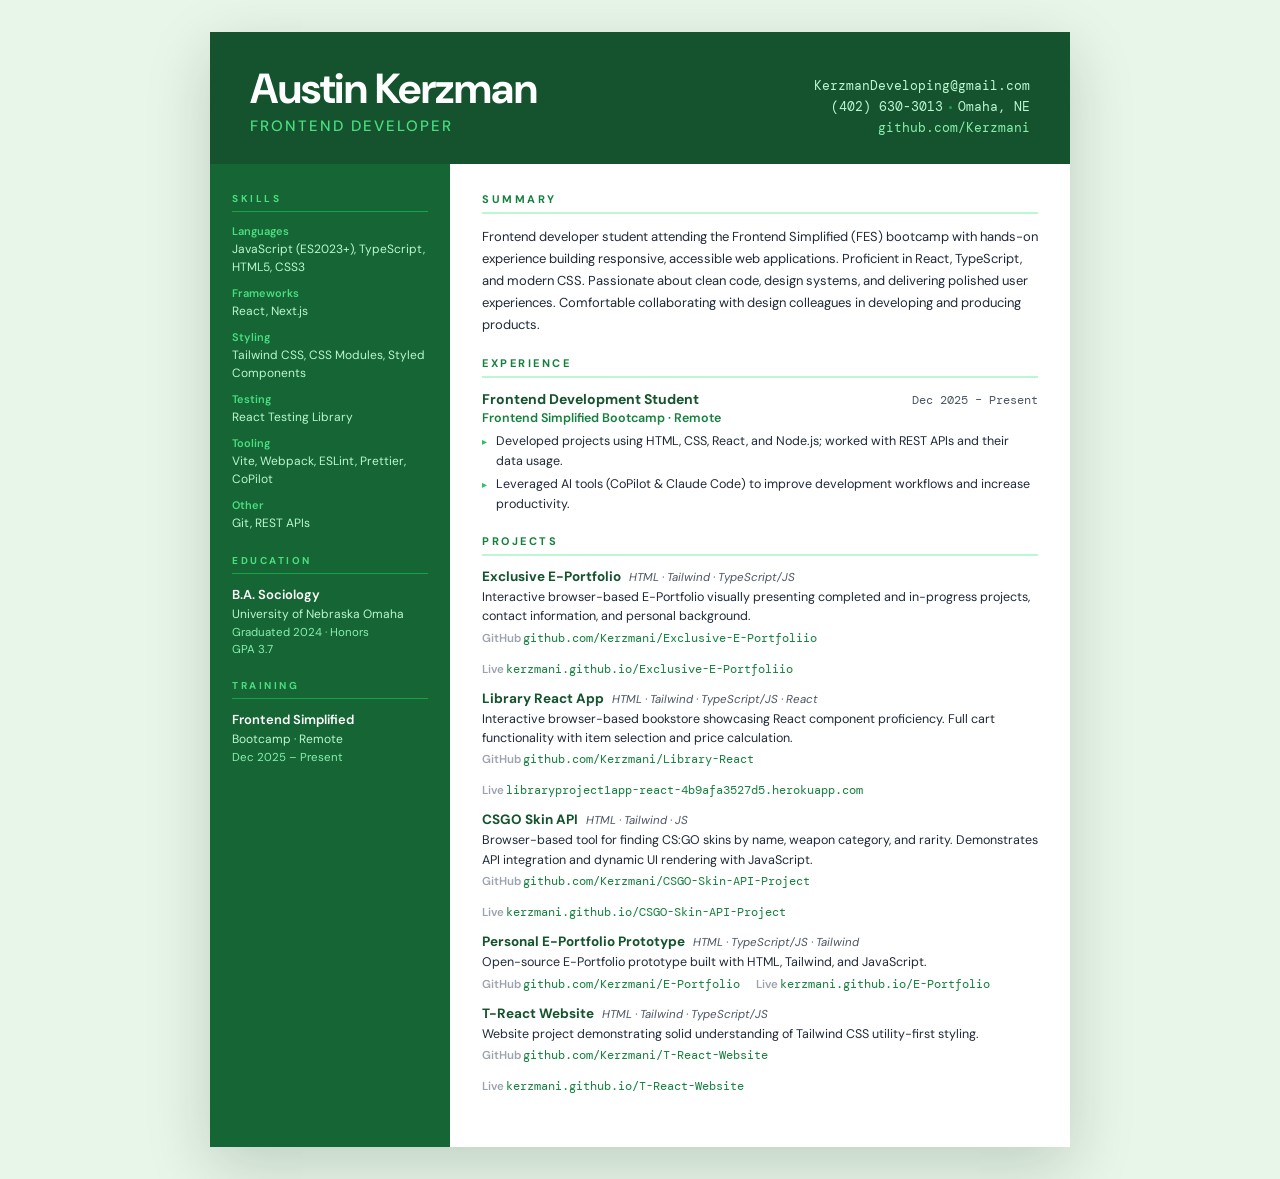
<file: assets/Resume.html>
<!DOCTYPE html>
<html lang="en">
<head>
<meta charset="UTF-8">
<meta name="viewport" content="width=device-width, initial-scale=1.0">
<title>Austin Kerzman — Frontend Developer</title>
<link href="https://fonts.googleapis.com/css2?family=DM+Sans:wght@300;400;500;600;700&family=DM+Mono:wght@400;500&display=swap" rel="stylesheet">
<style>
  *, *::before, *::after { box-sizing: border-box; margin: 0; padding: 0; }

  :root {
    --green-950: #052e16;
    --green-900: #14532d;
    --green-800: #166534;
    --green-700: #15803d;
    --green-600: #16a34a;
    --green-400: #4ade80;
    --green-300: #86efac;
    --green-200: #bbf7d0;
    --green-100: #dcfce7;
    --green-50:  #f0fdf4;
    --white: #ffffff;
    --gray-800: #1f2937;
    --gray-600: #4b5563;
    --gray-400: #9ca3af;
  }

  body {
    font-family: 'DM Sans', sans-serif;
    background: #e8f5e9;
    display: flex;
    justify-content: center;
    align-items: flex-start;
    min-height: 100vh;
    padding: 32px 16px;
  }

  .page {
    width: 860px;
    min-height: 1110px;
    background: var(--white);
    display: flex;
    flex-direction: column;
    box-shadow: 0 20px 60px rgba(5,46,22,0.18);
  }

  /* ── HEADER ── */
  .header {
    background: var(--green-900);
    padding: 36px 40px 28px;
    display: flex;
    justify-content: space-between;
    align-items: flex-end;
    gap: 24px;
  }
  .header-left h1 {
    font-size: 42px;
    font-weight: 700;
    color: var(--white);
    letter-spacing: -0.5px;
    line-height: 1;
    margin-bottom: 6px;
  }
  .header-left .title {
    font-size: 15px;
    font-weight: 500;
    color: var(--green-400);
    letter-spacing: 2px;
    text-transform: uppercase;
  }
  .header-right {
    display: flex;
    flex-direction: column;
    align-items: flex-end;
    gap: 5px;
  }
  .contact-item {
    font-size: 12.5px;
    color: var(--green-200);
    display: flex;
    align-items: center;
    gap: 6px;
    font-family: 'DM Mono', monospace;
  }
  .contact-item a { color: var(--green-300); text-decoration: none; }
  .contact-item a:hover { color: var(--green-400); }
  .dot {
    width: 3px; height: 3px;
    background: var(--green-600);
    border-radius: 50%;
    display: inline-block;
  }

  /* ── BODY ── */
  .body {
    display: flex;
    flex: 1;
  }

  /* ── SIDEBAR ── */
  .sidebar {
    width: 240px;
    min-width: 240px;
    background: var(--green-800);
    padding: 28px 22px 40px;
  }

  .sidebar-section { margin-bottom: 6px; }

  .sidebar-heading {
    font-size: 10px;
    font-weight: 700;
    letter-spacing: 2.5px;
    text-transform: uppercase;
    color: var(--green-400);
    padding-bottom: 6px;
    border-bottom: 1px solid var(--green-600);
    margin-bottom: 12px;
    margin-top: 22px;
  }
  .sidebar-section:first-child .sidebar-heading { margin-top: 0; }

  .sidebar p, .sidebar a {
    font-size: 12.5px;
    color: var(--green-100);
    line-height: 1.6;
    display: block;
    text-decoration: none;
  }
  .sidebar a { color: var(--green-300); }
  .sidebar a:hover { color: var(--green-400); text-decoration: underline; }

  .skill-group { margin-bottom: 10px; }
  .skill-label {
    font-size: 11px;
    font-weight: 600;
    color: var(--green-400);
    margin-bottom: 2px;
  }
  .skill-items {
    font-size: 12px;
    color: var(--green-200);
    line-height: 1.5;
  }

  .edu-degree {
    font-size: 13px;
    font-weight: 600;
    color: var(--white);
    margin-bottom: 2px;
  }
  .edu-school {
    font-size: 12px;
    color: var(--green-200);
    line-height: 1.5;
  }
  .edu-detail {
    font-size: 11.5px;
    color: var(--green-300);
    margin-top: 2px;
  }

  /* ── MAIN ── */
  .main {
    flex: 1;
    padding: 28px 32px 40px;
  }

  .section { margin-bottom: 4px; }

  .section-heading {
    font-size: 11px;
    font-weight: 700;
    letter-spacing: 2.5px;
    text-transform: uppercase;
    color: var(--green-700);
    padding-bottom: 6px;
    border-bottom: 2px solid var(--green-200);
    margin-bottom: 12px;
    margin-top: 20px;
  }
  .section:first-child .section-heading { margin-top: 0; }

  .summary-text {
    font-size: 13px;
    color: var(--gray-800);
    line-height: 1.7;
  }

  /* Experience */
  .job { margin-bottom: 14px; }
  .job-header {
    display: flex;
    justify-content: space-between;
    align-items: baseline;
    margin-bottom: 2px;
  }
  .job-title { font-size: 14px; font-weight: 700; color: var(--green-900); }
  .job-date  { font-size: 12px; color: var(--gray-600); font-family: 'DM Mono', monospace; }
  .job-company { font-size: 12.5px; color: var(--green-700); font-weight: 600; margin-bottom: 6px; }

  ul.bullets { list-style: none; padding: 0; }
  ul.bullets li {
    font-size: 12.5px;
    color: var(--gray-800);
    padding-left: 14px;
    position: relative;
    margin-bottom: 4px;
    line-height: 1.55;
  }
  ul.bullets li::before {
    content: "▸";
    position: absolute;
    left: 0;
    color: var(--green-500, #22c55e);
    font-size: 10px;
    top: 2px;
  }

  /* Projects */
  .project { margin-bottom: 13px; }
  .project-header {
    display: flex;
    align-items: baseline;
    gap: 8px;
    flex-wrap: wrap;
    margin-bottom: 3px;
  }
  .project-name { font-size: 13.5px; font-weight: 700; color: var(--green-900); }
  .project-tech { font-size: 11.5px; color: var(--gray-600); font-style: italic; }
  .project-desc { font-size: 12.5px; color: var(--gray-800); line-height: 1.55; margin-bottom: 4px; }
  .project-links { font-size: 11.5px; display: flex; gap: 16px; flex-wrap: wrap; }
  .project-links span { color: var(--gray-400); font-weight: 600; margin-right: 2px; }
  .project-links a { color: var(--green-700); text-decoration: none; font-family: 'DM Mono', monospace; }
  .project-links a:hover { text-decoration: underline; color: var(--green-600); }

  /* ── PRINT ── */
  @media print {
    body { background: none; padding: 0; }
    .page { box-shadow: none; width: 100%; min-height: auto; }
    a { color: inherit !important; }
  }

  @page { size: letter; margin: 0; }
</style>
</head>
<body>
<div class="page">

  <!-- HEADER -->
  <div class="header">
    <div class="header-left">
      <h1>Austin Kerzman</h1>
      <div class="title">Frontend Developer</div>
    </div>
    <div class="header-right">
      <div class="contact-item">KerzmanDeveloping@gmail.com</div>
      <div class="contact-item">(402) 630-3013 <span class="dot"></span> Omaha, NE</div>
      <div class="contact-item"><a href="https://github.com/Kerzmani">github.com/Kerzmani</a></div>
    </div>
  </div>

  <!-- BODY -->
  <div class="body">

    <!-- SIDEBAR -->
    <div class="sidebar">

      <div class="sidebar-section">
        <div class="sidebar-heading">Skills</div>
        <div class="skill-group">
          <div class="skill-label">Languages</div>
          <div class="skill-items">JavaScript (ES2023+), TypeScript, HTML5, CSS3</div>
        </div>
        <div class="skill-group">
          <div class="skill-label">Frameworks</div>
          <div class="skill-items">React, Next.js</div>
        </div>
        <div class="skill-group">
          <div class="skill-label">Styling</div>
          <div class="skill-items">Tailwind CSS, CSS Modules, Styled Components</div>
        </div>
        <div class="skill-group">
          <div class="skill-label">Testing</div>
          <div class="skill-items">React Testing Library</div>
        </div>
        <div class="skill-group">
          <div class="skill-label">Tooling</div>
          <div class="skill-items">Vite, Webpack, ESLint, Prettier, CoPilot</div>
        </div>
        <div class="skill-group">
          <div class="skill-label">Other</div>
          <div class="skill-items">Git, REST APIs</div>
        </div>
      </div>

      <div class="sidebar-section">
        <div class="sidebar-heading">Education</div>
        <div class="edu-degree">B.A. Sociology</div>
        <div class="edu-school">University of Nebraska Omaha</div>
        <div class="edu-detail">Graduated 2024 · Honors</div>
        <div class="edu-detail">GPA 3.7</div>
      </div>

      <div class="sidebar-section">
        <div class="sidebar-heading">Training</div>
        <div class="edu-degree">Frontend Simplified</div>
        <div class="edu-school">Bootcamp · Remote</div>
        <div class="edu-detail">Dec 2025 – Present</div>
      </div>

    </div>

    <!-- MAIN -->
    <div class="main">

      <div class="section">
        <div class="section-heading">Summary</div>
        <p class="summary-text">Frontend developer student attending the Frontend Simplified (FES) bootcamp with hands-on experience building responsive, accessible web applications. Proficient in React, TypeScript, and modern CSS. Passionate about clean code, design systems, and delivering polished user experiences. Comfortable collaborating with design colleagues in developing and producing products.</p>
      </div>

      <div class="section">
        <div class="section-heading">Experience</div>
        <div class="job">
          <div class="job-header">
            <span class="job-title">Frontend Development Student</span>
            <span class="job-date">Dec 2025 – Present</span>
          </div>
          <div class="job-company">Frontend Simplified Bootcamp · Remote</div>
          <ul class="bullets">
            <li>Developed projects using HTML, CSS, React, and Node.js; worked with REST APIs and their data usage.</li>
            <li>Leveraged AI tools (CoPilot & Claude Code) to improve development workflows and increase productivity.</li>
          </ul>
        </div>
      </div>

      <div class="section">
        <div class="section-heading">Projects</div>

        <div class="project">
          <div class="project-header">
            <span class="project-name">Exclusive E-Portfolio</span>
            <span class="project-tech">HTML · Tailwind · TypeScript/JS</span>
          </div>
          <p class="project-desc">Interactive browser-based E-Portfolio visually presenting completed and in-progress projects, contact information, and personal background.</p>
          <div class="project-links">
            <div><span>GitHub</span><a href="https://github.com/Kerzmani/Exclusive-E-Portfoliio">github.com/Kerzmani/Exclusive-E-Portfoliio</a></div>
            <div><span>Live</span><a href="https://kerzmani.github.io/Exclusive-E-Portfoliio/">kerzmani.github.io/Exclusive-E-Portfoliio</a></div>
          </div>
        </div>

        <div class="project">
          <div class="project-header">
            <span class="project-name">Library React App</span>
            <span class="project-tech">HTML · Tailwind · TypeScript/JS · React</span>
          </div>
          <p class="project-desc">Interactive browser-based bookstore showcasing React component proficiency. Full cart functionality with item selection and price calculation.</p>
          <div class="project-links">
            <div><span>GitHub</span><a href="https://github.com/Kerzmani/Library-React">github.com/Kerzmani/Library-React</a></div>
            <div><span>Live</span><a href="https://libraryproject1app-react-4b9afa3527d5.herokuapp.com/">libraryproject1app-react-4b9afa3527d5.herokuapp.com</a></div>
          </div>
        </div>

        <div class="project">
          <div class="project-header">
            <span class="project-name">CSGO Skin API</span>
            <span class="project-tech">HTML · Tailwind · JS</span>
          </div>
          <p class="project-desc">Browser-based tool for finding CS:GO skins by name, weapon category, and rarity. Demonstrates API integration and dynamic UI rendering with JavaScript.</p>
          <div class="project-links">
            <div><span>GitHub</span><a href="https://github.com/Kerzmani/CSGO-Skin-API-Project">github.com/Kerzmani/CSGO-Skin-API-Project</a></div>
            <div><span>Live</span><a href="https://kerzmani.github.io/CSGO-Skin-API-Project/">kerzmani.github.io/CSGO-Skin-API-Project</a></div>
          </div>
        </div>

        <div class="project">
          <div class="project-header">
            <span class="project-name">Personal E-Portfolio Prototype</span>
            <span class="project-tech">HTML · TypeScript/JS · Tailwind</span>
          </div>
          <p class="project-desc">Open-source E-Portfolio prototype built with HTML, Tailwind, and JavaScript.</p>
          <div class="project-links">
            <div><span>GitHub</span><a href="https://github.com/Kerzmani/E-Portfolio">github.com/Kerzmani/E-Portfolio</a></div>
            <div><span>Live</span><a href="https://kerzmani.github.io/E-Portfolio/">kerzmani.github.io/E-Portfolio</a></div>
          </div>
        </div>

        <div class="project">
          <div class="project-header">
            <span class="project-name">T-React Website</span>
            <span class="project-tech">HTML · Tailwind · TypeScript/JS</span>
          </div>
          <p class="project-desc">Website project demonstrating solid understanding of Tailwind CSS utility-first styling.</p>
          <div class="project-links">
            <div><span>GitHub</span><a href="https://github.com/Kerzmani/T-React-Website">github.com/Kerzmani/T-React-Website</a></div>
            <div><span>Live</span><a href="https://kerzmani.github.io/T-React-Website/">kerzmani.github.io/T-React-Website</a></div>
          </div>
        </div>

      </div>
    </div><!-- /main -->
  </div><!-- /body -->
</div><!-- /page -->
</body>
</html>
</file>
